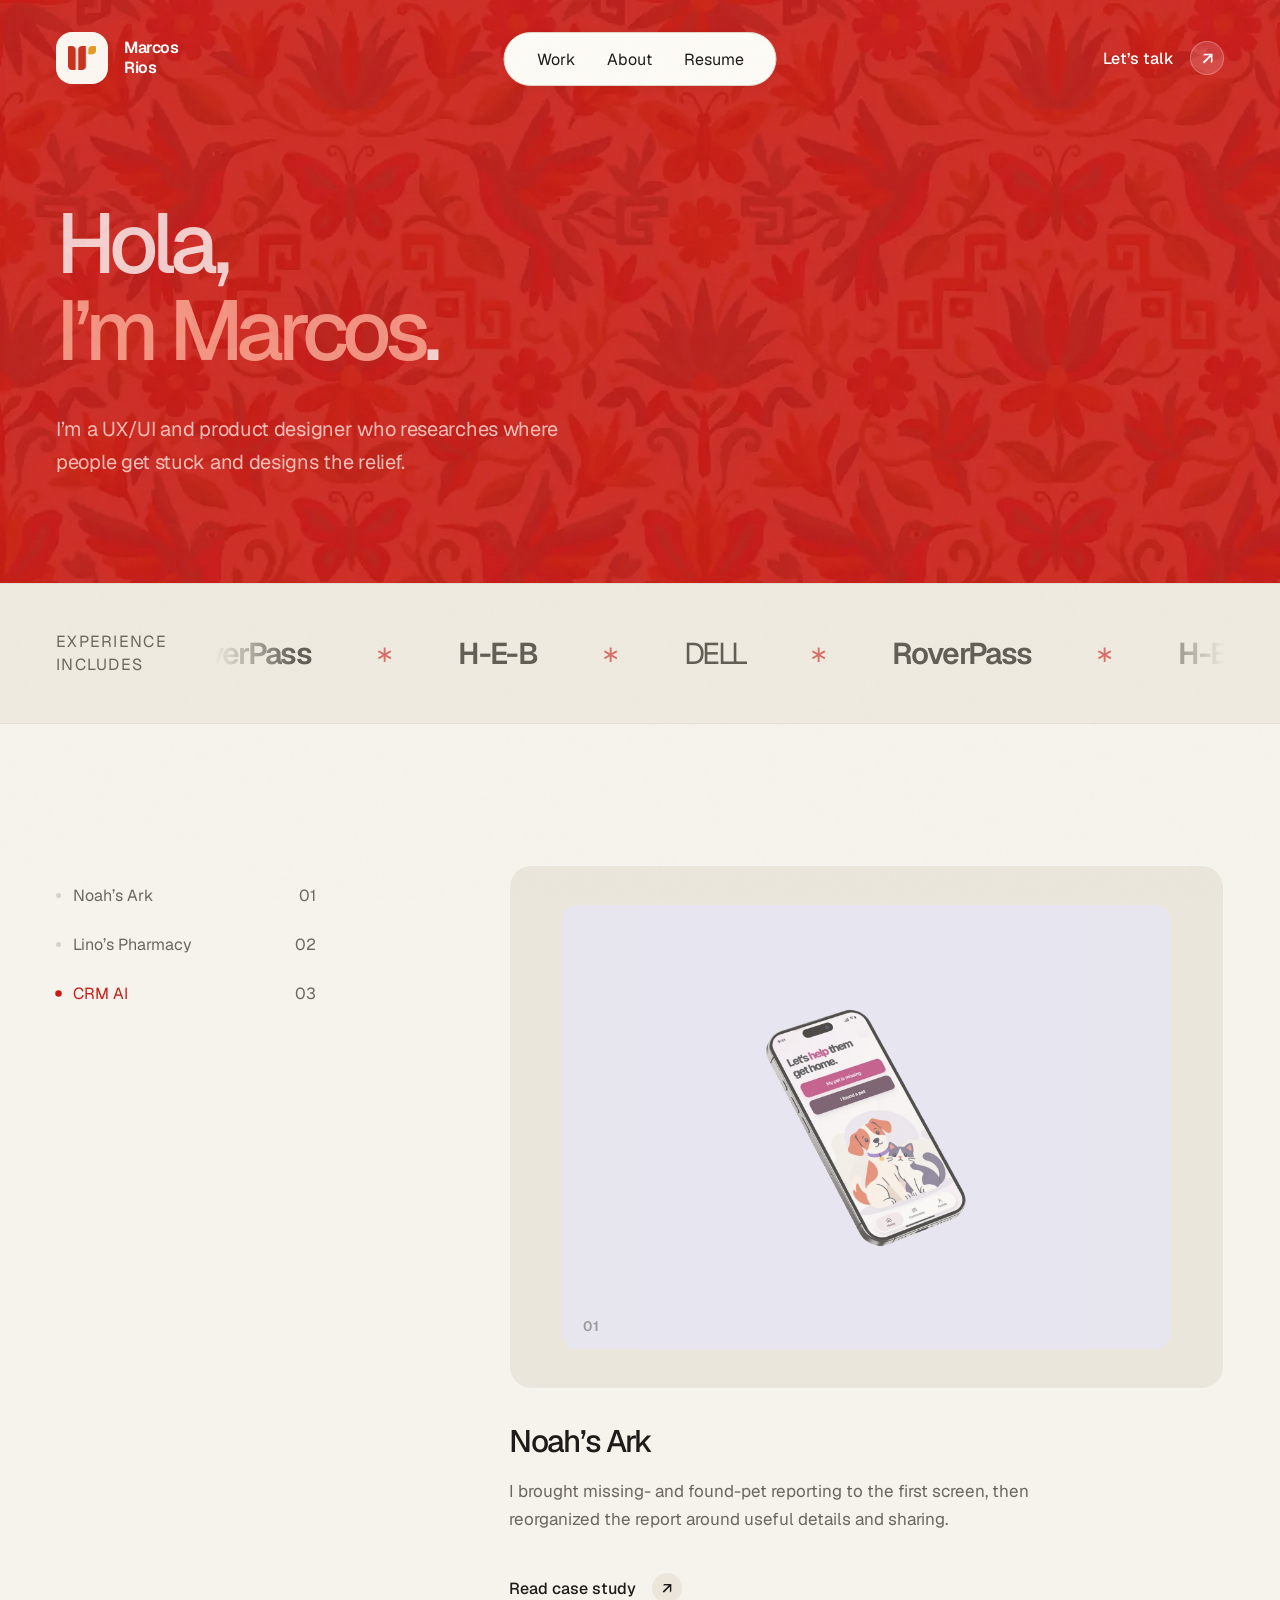
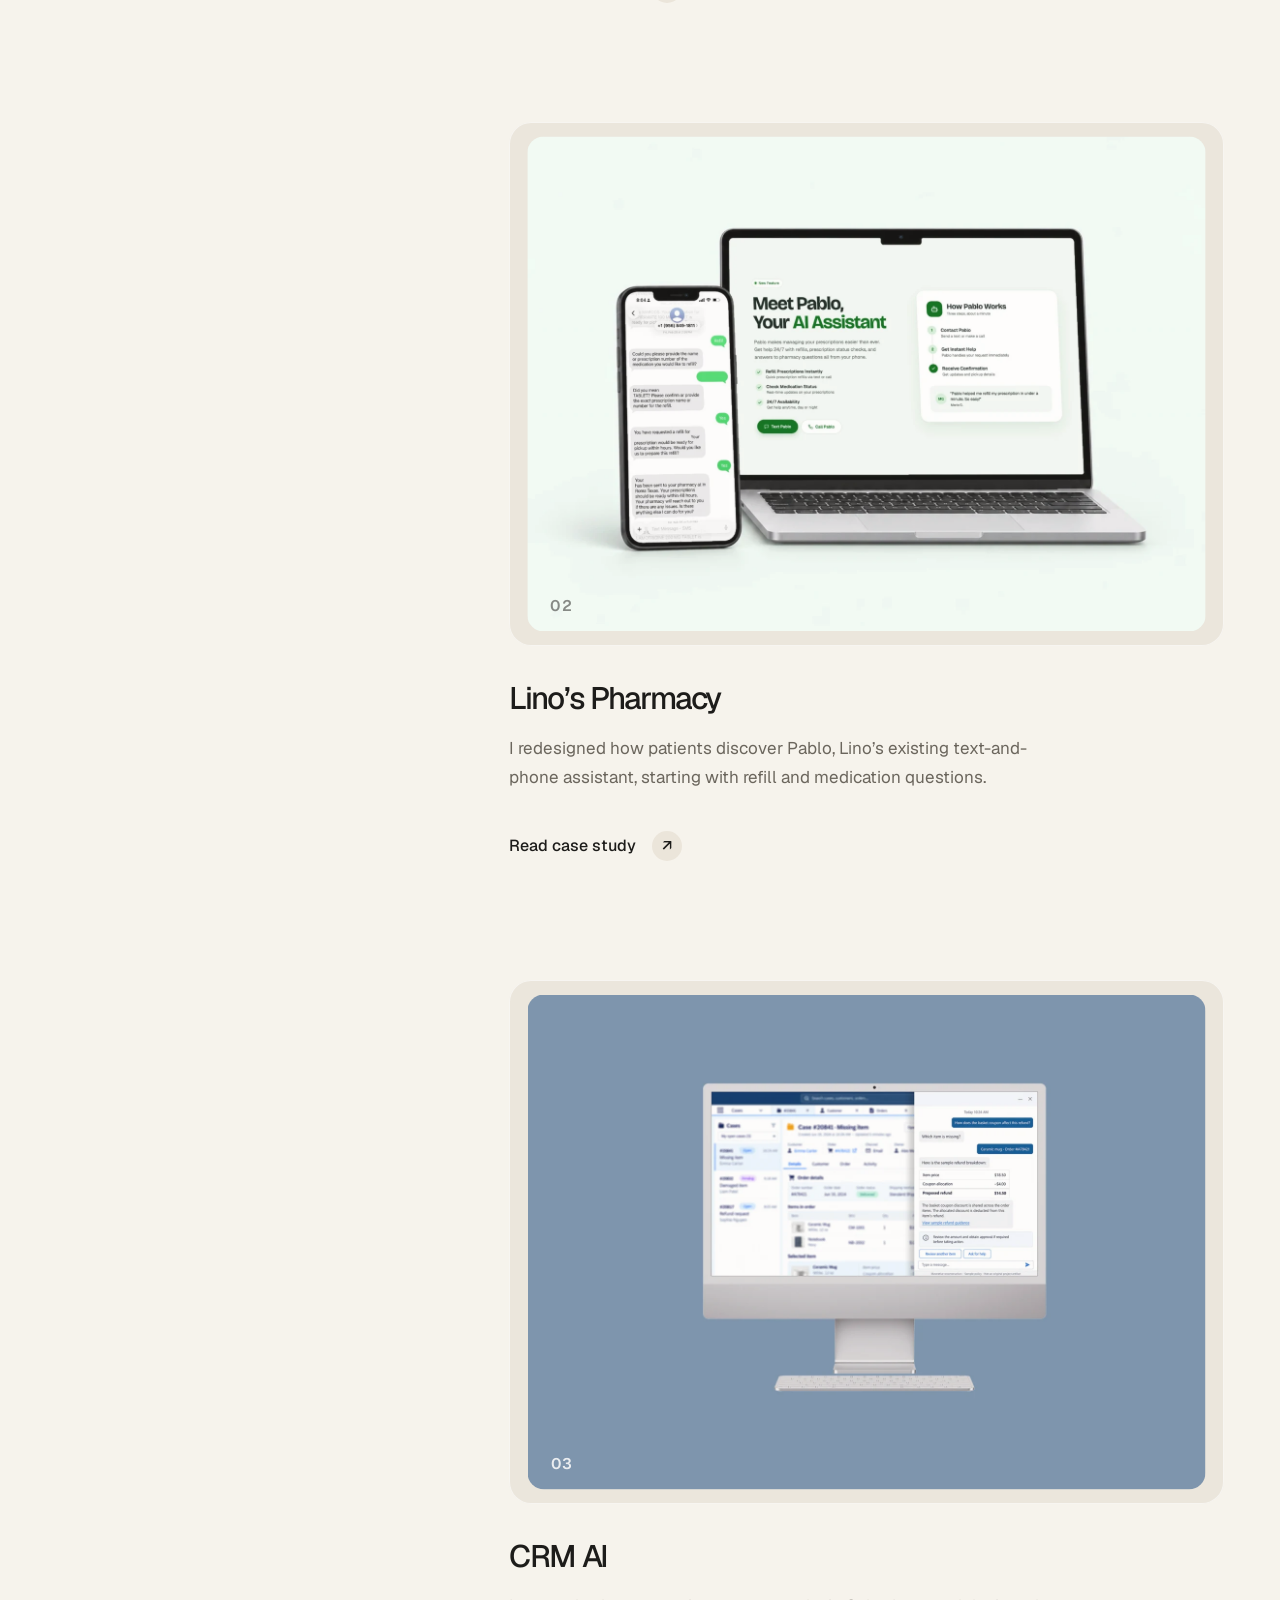
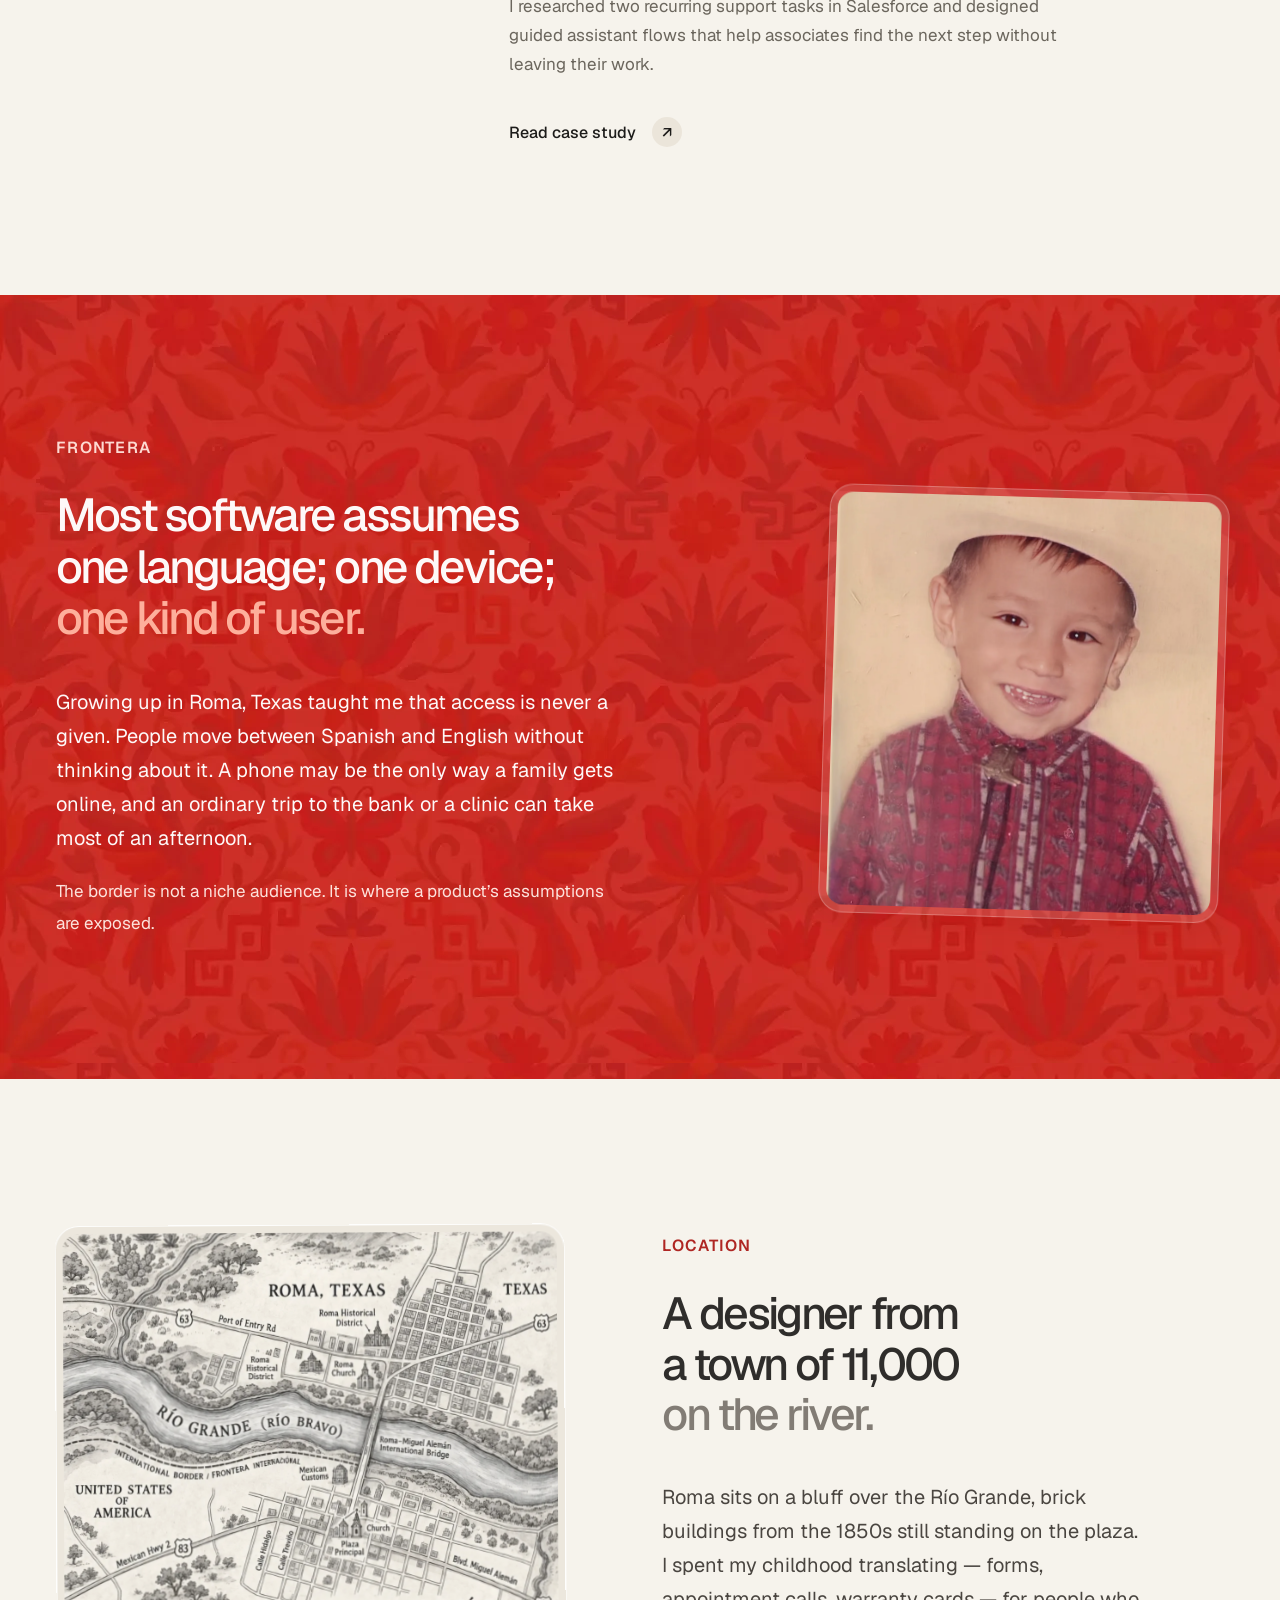
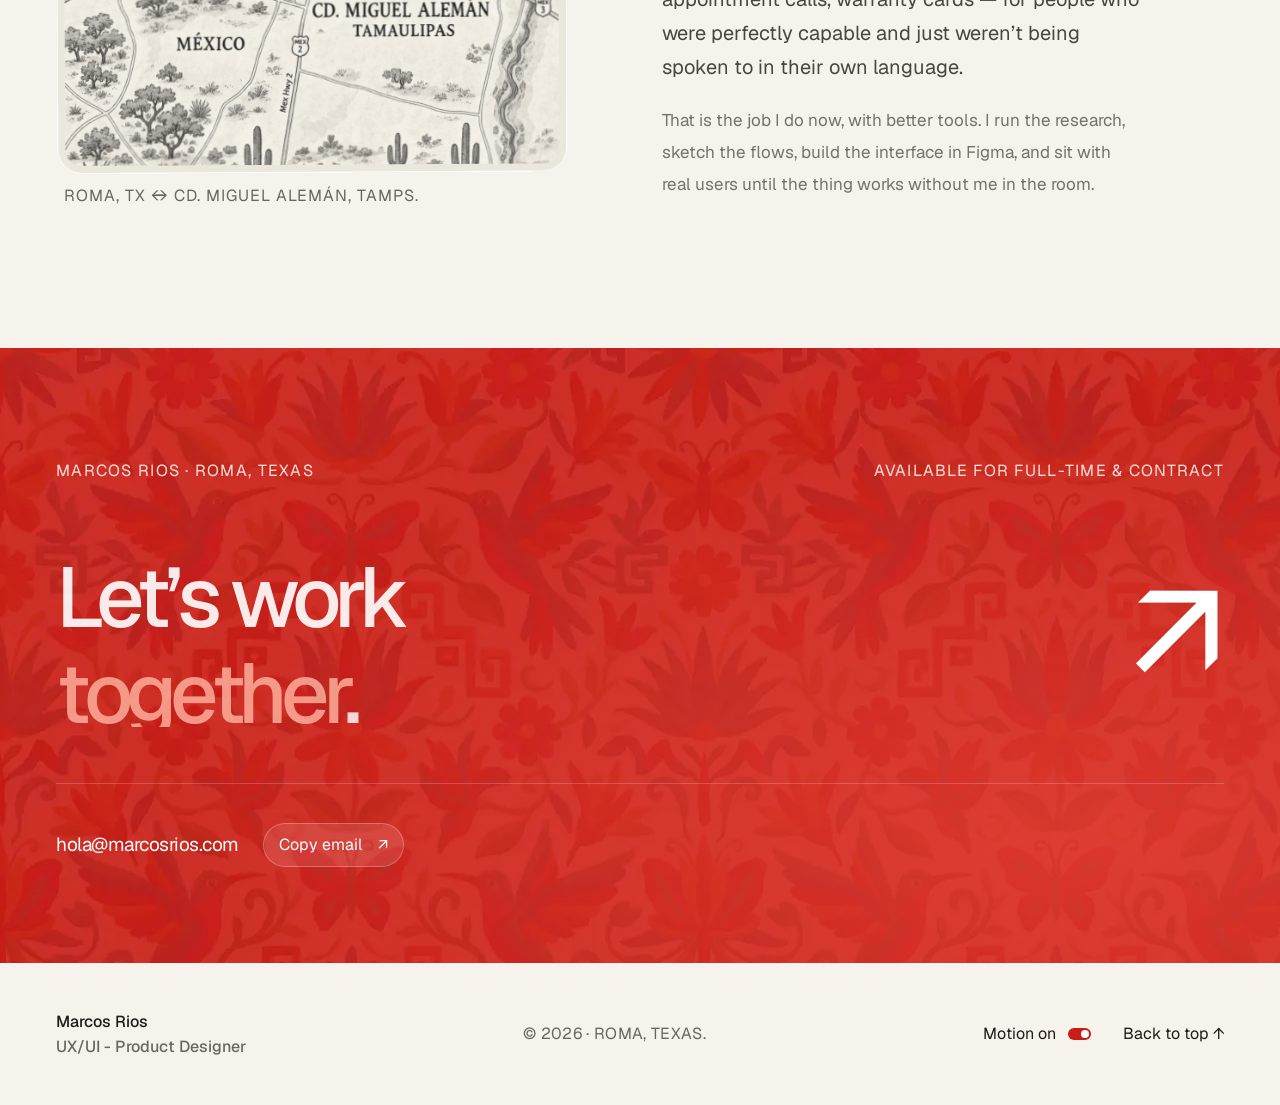
<file: index.html>
<!doctype html>
<html lang="en">
<head>
  <meta charset="utf-8">
  <meta name="viewport" content="width=device-width, initial-scale=1">
  <meta name="description" content="Marcos Rios is a product designer focused on clarity under pressure, research, and useful digital experiences.">
  <meta name="theme-color" content="#c91d17">
  <meta property="og:type" content="website">
  <meta property="og:title" content="Marcos Rios — Product Designer">
  <meta property="og:description" content="Marcos Rios is a product designer focused on clarity under pressure, research, and useful digital experiences.">
  <meta property="og:url" content="https://marcosuriel.com/">
  <meta property="og:image" content="https://marcosuriel.com/assets/logo-mr.png">
  <meta name="twitter:card" content="summary_large_image">
  <link rel="canonical" href="https://marcosuriel.com/">
  <title>Marcos Rios — Product Designer</title>
  <script>
    // Old links used /?case=slug; send them to the standalone case study pages.
    (function () { var c = new URLSearchParams(location.search).get('case'); if (/^(noahs-ark|linos-pharmacy|crm-ai)$/.test(c || '')) location.replace(c + '.html'); })();
  </script>
  <link rel="icon" href="/favicon.svg" type="image/svg+xml">
    <link rel="icon" href="/favicon-32.png" type="image/png" sizes="32x32">
    <link rel="apple-touch-icon" href="/apple-touch-icon.png">
  <link rel="preload" as="font" href="assets/geist-400.ttf" type="font/ttf" crossorigin>
  <link rel="preload" as="font" href="assets/geist-500.ttf" type="font/ttf" crossorigin>
  <link rel="preload" as="image" href="assets/red-pattern.webp">
  <link rel="stylesheet" href="styles.css?v=28">
  <script defer src="assets/gsap.min.js"></script>
  <script defer src="assets/ScrollTrigger.min.js"></script>
  <script defer src="app.js?v=8"></script>
</head>
<body>
<a class="skip-link" href="#main">Skip to content</a>
<div class="scroll-progress" aria-hidden="true"></div>
<header class="site-header">
  <a class="brand" href="#top" aria-label="Marcos Rios home"><img class="brand-logo" src="assets/logo-mr.webp" alt="" width="240" height="211"><span class="brand-name">Marcos<br>Rios</span></a>
  <nav class="nav-island" aria-label="Main navigation">
    <a href="#work">Work<span class="nav-dot"></span></a>
    <a href="#frontera">About<span class="nav-dot"></span></a>
    <a href="assets/Marcos_Rios_Resume.pdf" download="Marcos_Rios_Resume.pdf">Resume<span class="nav-dot"></span></a>
  </nav>
  <a class="header-contact" href="#contact">Let’s talk <span class="round-icon" aria-hidden="true">↗</span></a>
  <button class="mobile-menu-button" aria-expanded="false" aria-controls="mobile-menu" aria-label="Open navigation"><span></span><span></span></button>
</header>
<dialog id="mobile-menu" class="mobile-menu" aria-label="Navigation">
  <button class="menu-close" aria-label="Close navigation">Close <span aria-hidden="true">×</span></button>
  <nav aria-label="Mobile navigation"><a href="#work">Work.</a><a href="#frontera">About.</a><a href="assets/Marcos_Rios_Resume.pdf" download="Marcos_Rios_Resume.pdf">Resume.</a><a href="#contact">Let’s talk.</a></nav>
  <span class="mobile-menu-caption">Marcos Rios / UX/UI - Product Designer</span>
</dialog>
<main id="main">
  <section class="hero red-panel" id="top" aria-labelledby="hero-title">
    <div class="hero-inner container">
      <div class="hero-copy">
        <h1 id="hero-title"><span class="line"><span>Hola,</span></span><span class="line"><span>I’m Marcos<span class="title-period">.</span></span></span></h1>
        <div class="hero-intro"><p>I’m a UX/UI and product designer who researches where people get stuck and designs the relief.</p>
        </div>
      </div>
    </div>
  </section>

  <div class="experience-strip" aria-label="Experience includes RoverPass, H-E-B, and Dell">
    <span class="strip-caption">EXPERIENCE<br>INCLUDES</span>
    <div class="marquee-window"><div class="marquee-track" aria-hidden="true"><span>RoverPass</span><i>∗</i><span>H-E-B</span><i>∗</i><span class="dell">DELL</span><i>∗</i><span>RoverPass</span><i>∗</i><span>H-E-B</span><i>∗</i><span class="dell">DELL</span><i>∗</i><span>RoverPass</span><i>∗</i><span>H-E-B</span><i>∗</i><span class="dell">DELL</span><i>∗</i></div></div>
  </div>

  <section id="work" class="work-section container" aria-labelledby="work-title">
    <aside class="work-sidebar">
      <h2 id="work-title" class="sr-only">Selected work</h2>
      <nav class="project-index" aria-label="Project index"><a href="#project-noah" data-index="noah" class="is-active"><span class="index-marker"></span>Noah’s Ark<span>01</span></a><a href="#project-lino" data-index="lino"><span class="index-marker"></span>Lino’s Pharmacy<span>02</span></a><a href="#project-crm" data-index="crm"><span class="index-marker"></span>CRM AI<span>03</span></a></nav>
    </aside>
    <div class="project-gallery">
      <article class="project" id="project-noah" data-project="noah">
        <div class="project-shell"><a class="project-visual noah-visual" href="noahs-ark.html" aria-label="Read Noah’s Ark case study"><div class="project-image-wrap"><img src="assets/project-noahs-ark-phone-v2.webp" alt="Noah’s Ark mobile app home screen on a floating phone against a pale lavender background" width="1400" height="1400"></div><span class="project-number" aria-hidden="true">01</span></a></div>
        <div class="project-heading"><div><h3>Noah’s Ark</h3></div></div>
        <p class="project-summary">I brought missing- and found-pet reporting to the first screen, then reorganized the report around useful details and sharing.</p>
        <a class="text-link" href="noahs-ark.html">Read case study <span class="round-icon" aria-hidden="true">↗</span></a>
      </article>
      <article class="project" id="project-lino" data-project="lino">
        <div class="project-shell"><a class="project-visual lino-visual" href="linos-pharmacy.html" aria-label="Read Lino’s Pharmacy case study"><div class="project-image-wrap"><img src="assets/project-linos-pharmacy-thumb-v2.webp" alt="Lino’s Pharmacy Meet Pablo homepage on a laptop beside a text conversation with Pablo on a phone" width="1400" height="1400" loading="lazy"></div><span class="project-number" aria-hidden="true">02</span></a></div>
        <div class="project-heading"><div><h3>Lino’s Pharmacy</h3></div></div>
        <p class="project-summary">I redesigned how patients discover Pablo, Lino’s existing text-and-phone assistant, starting with refill and medication questions.</p>
        <a class="text-link" href="linos-pharmacy.html">Read case study <span class="round-icon" aria-hidden="true">↗</span></a>
      </article>
      <article class="project" id="project-crm" data-project="crm">
        <div class="project-shell"><a class="project-visual crm-visual" href="crm-ai.html" aria-label="Read CRM AI case study"><div class="project-image-wrap"><img src="assets/project-crm-ai-thumb-v2.webp" alt="CRM AI support assistant beside a case workspace on a desktop monitor against a slate blue background" width="1400" height="1400" loading="lazy"></div><span class="project-number" aria-hidden="true">03</span></a></div>
        <div class="project-heading"><div><h3>CRM AI</h3></div></div>
        <p class="project-summary">I researched two recurring support tasks in Salesforce and designed guided assistant flows that help associates find the next step without leaving their work.</p>
        <a class="text-link" href="crm-ai.html">Read case study <span class="round-icon" aria-hidden="true">↗</span></a>
      </article>
    </div>
  </section>


  <section class="frontera-section red-panel" id="frontera" aria-labelledby="frontera-title">
    <div class="container frontera-inner">
      <div class="frontera-copy">
        <p class="eyebrow">FRONTERA</p>
        <h2 id="frontera-title">Most software assumes<br>one language; one device;<br><span class="soft">one kind of user.</span></h2>
        <p class="frontera-lead">Growing up in Roma, Texas taught me that access is never a given. People move between Spanish and English without thinking about it. A phone may be the only way a family gets online, and an ordinary trip to the bank or a clinic can take most of an afternoon.</p>
        <p>The border is not a niche audience. It is where a product’s assumptions are exposed.</p>
      </div>
      <div class="photo-shell frontera-photo"><figure class="photo-frame"><img src="assets/little-uri.webp" alt="Marcos as a child" width="1150" height="1242" loading="lazy"></figure></div>
    </div>
  </section>

  <section class="about-section container" id="about" aria-labelledby="about-title">
    <div class="map-col"><div class="photo-shell map-shell"><figure class="photo-frame"><img src="assets/roma-map.webp" alt="Illustrated map of Roma, Texas and Ciudad Miguel Alemán divided by the Rio Grande" width="1150" height="1242" loading="lazy"></figure></div><p class="photo-caption">ROMA, TX ↔ CD. MIGUEL ALEMÁN, TAMPS.</p></div>
    <div class="about-copy"><p class="eyebrow">LOCATION</p><h2 id="about-title">A designer from<br>a town of 11,000<br><span class="muted">on the river.</span></h2><p class="about-lead">Roma sits on a bluff over the Río Grande, brick buildings from the 1850s still standing on the plaza. I spent my childhood translating — forms, appointment calls, warranty cards — for people who were perfectly capable and just weren’t being spoken to in their own language.</p><p>That is the job I do now, with better tools. I run the research, sketch the flows, build the interface in Figma, and sit with real users until the thing works without me in the room.</p></div>
  </section>

  <section class="contact-section red-panel" id="contact" aria-labelledby="contact-title"><div class="container"><div class="contact-top"><p>MARCOS RIOS · ROMA, TEXAS</p><span>AVAILABLE FOR FULL-TIME &amp; CONTRACT</span></div><a class="contact-main" href="mailto:hola@marcosrios.com"><h2 id="contact-title"><span class="line"><span>Let’s work</span></span><span class="line"><span>together<span class="title-period">.</span></span></span></h2><span class="contact-arrow" aria-hidden="true">↗</span></a><div class="contact-bottom"><a href="mailto:hola@marcosrios.com">hola@marcosrios.com</a><button class="copy-email" id="copy-email">Copy email <span aria-hidden="true">↗</span></button><span id="copy-status" role="status"></span></div></div></section>
</main>
<footer class="site-footer container"><a href="#top" class="footer-brand">Marcos Rios<span>UX/UI - Product Designer</span></a><span>© <span id="year">2026</span> · ROMA, TEXAS.</span><div class="footer-actions"><button id="motion-toggle" aria-pressed="false">Motion <span id="motion-state">on</span><span class="toggle-indicator" aria-hidden="true"></span></button><a href="#top" class="back-top">Back to top ↑</a></div></footer>
</body>
</html>
</file>
<file: styles.css>
@font-face{font-family:Geist;src:url('assets/geist-400.ttf') format('truetype');font-weight:400;font-display:swap}
@font-face{font-family:Geist;src:url('assets/geist-500.ttf') format('truetype');font-weight:500;font-display:swap}
@font-face{font-family:Geist;src:url('assets/geist-600.ttf') format('truetype');font-weight:600;font-display:swap}
@font-face{font-family:Geist;src:url('assets/geist-700.ttf') format('truetype');font-weight:700;font-display:swap}

:root{
  --paper:#f6f3ec;--ink:#1d1c1a;--muted:#77726a;--rule:#e1dcd2;
  --red:#c91d17;--red-deep:#a81411;--red-soft:#ffb4a0;--cream:#fbf6ef;
  --ease:cubic-bezier(.22,1,.36,1);
  --layer-nav:20;--layer-overlay:40;--layer-texture:50;
  /* Spacing — Apple 8pt grid: 4pt steps up to 20, then multiples of 8 */
  --space-1:4px;--space-2:8px;--space-3:12px;--space-4:16px;--space-5:20px;--space-6:24px;--space-8:32px;--space-10:40px;--space-12:48px;--space-14:56px;--space-16:64px;--space-18:72px;--space-20:80px;--space-22:88px;--space-24:96px;--space-26:104px;--space-28:112px;--space-30:120px;--space-32:128px;--space-34:136px;--space-38:152px;--space-42:168px;--space-44:176px;
  --space-section:clamp(96px,11vw,160px);--content-max:1200px;--gutter:max(56px,calc((100% - var(--content-max)) / 2))
}

/* Base — type, rhythm, and grain from the blue site */
*{box-sizing:border-box}
html{scroll-behavior:auto;scroll-padding-top:var(--space-28)}
body{margin:0;background:var(--paper);color:var(--ink);font-family:Geist,sans-serif;font-size:16px;-webkit-font-smoothing:antialiased}
body::after{content:"";position:fixed;inset:0;z-index:var(--layer-texture);pointer-events:none;opacity:.024;background-image:url("data:image/svg+xml,%3Csvg viewBox='0 0 180 180' xmlns='http://www.w3.org/2000/svg'%3E%3Cfilter id='n'%3E%3CfeTurbulence type='fractalNoise' baseFrequency='.92' numOctaves='3' stitchTiles='stitch'/%3E%3C/filter%3E%3Cpath fill='%23000' filter='url(%23n)' opacity='.6' d='M0 0h180v180H0z'/%3E%3C/svg%3E")}
button,a{-webkit-tap-highlight-color:transparent;touch-action:manipulation}
button{font:inherit;color:inherit;cursor:pointer;border:0}
a{color:inherit;text-decoration:none}
img{display:block;max-width:100%;height:auto}
h1,h2,h3,p,figure,ol{margin:0}
h1,h2,h3{font-weight:500}
button:focus-visible,a:focus-visible{outline:3px solid var(--red);outline-offset:6px}
.red-panel button:focus-visible,.red-panel a:focus-visible,.site-header>a:focus-visible,.mobile-menu-button:focus-visible{outline-color:var(--cream)}
::selection{background:var(--red);color:#fff}
main{overflow-x:hidden;width:100%;max-width:100%}
.container{width:min(100% - 112px,var(--content-max));margin-inline:auto}
.muted{color:var(--muted)}
.eyebrow{font-size:16px;letter-spacing:.08em;font-weight:600}
.sr-only{position:absolute;width:1px;height:1px;padding:0;margin:-1px;overflow:hidden;clip:rect(0 0 0 0);white-space:nowrap;border:0}
.skip-link{position:fixed;top:var(--space-3);left:var(--space-3);z-index:60;padding:var(--space-4);background:var(--ink);color:#fff;transform:translateY(-180%)}
.skip-link:focus{transform:none}
.scroll-progress{position:fixed;left:0;top:0;height:3px;width:100%;background:var(--red);transform:scaleX(0);transform-origin:0 50%;z-index:var(--layer-nav)}

/* Red texture from the red site */
.red-panel{background-color:var(--red);background-image:url("assets/red-pattern.webp");background-position:top left;background-repeat:repeat;color:#fff}

/* Header */
.site-header{width:100%;padding:var(--space-8) var(--gutter);position:absolute;top:0;display:flex;align-items:center;justify-content:space-between;z-index:var(--layer-nav);color:#fff}
.brand{display:flex;gap:var(--space-4);align-items:center}
.brand-logo{width:52px;height:52px;object-fit:contain;padding:var(--space-3);background:var(--cream);border-radius:16px;box-shadow:0 2px 8px #5a0d0a14}
.brand-name{font-size:16px;line-height:1.25;font-weight:600;letter-spacing:-.03em}
.nav-island{position:fixed;top:var(--space-8);left:50%;transform:translateX(-50%);display:flex;gap:var(--space-8);padding:var(--space-1) var(--space-8);border-radius:100px;background:#fdfbf6;color:var(--ink);border:1px solid #ddd5c8;box-shadow:0 2px 8px #1d1c1a0f}
.nav-island a{display:inline-flex;align-items:center;min-height:44px;font-size:16px;position:relative;transition:color .4s var(--ease)}
.nav-island a:hover{color:var(--red)}
.nav-dot{width:3px;height:3px;background:var(--red);position:absolute;bottom:var(--space-2);left:50%;border-radius:50%;transform:scale(0);transition:transform .4s var(--ease)}
.nav-island a:hover .nav-dot{transform:scale(1)}
.header-contact{display:flex;align-items:center;min-height:44px;gap:var(--space-4);font-size:16px;font-weight:500}
.round-icon{display:inline-flex;align-items:center;justify-content:center;background:#ebe5da;color:var(--ink);border-radius:50%;width:34px;height:34px;font-size:18px;transition:transform .5s var(--ease),background .4s var(--ease)}
.header-contact .round-icon{background:#ffffff26;color:#fff;box-shadow:inset 0 0 0 1px #ffffff40}
.header-contact:hover .round-icon,.text-link:hover .round-icon{transform:rotate(45deg);background:#f7d3c8;color:var(--ink)}
.mobile-menu-button{display:none}
.mobile-menu{background:var(--paper);color:var(--ink);border:0;width:100%;height:100dvh;max-width:100%;max-height:100%;margin:0;padding:var(--space-8)}
.mobile-menu::backdrop{background:#1d1c1a80}
.mobile-menu nav{display:flex;flex-direction:column;gap:var(--space-6);margin-top:14vh}
.mobile-menu nav a{font-size:clamp(32px,8vw,70px);letter-spacing:-.06em}
.menu-close{display:flex;align-items:center;gap:var(--space-5);margin-left:auto;background:transparent}
.menu-close span{font-size:32px}
.mobile-menu-caption{position:absolute;bottom:var(--space-10);font-size:16px}

/* Hero — red site's photo and copy, blue site's type and motion */
.hero{position:relative;display:flex;align-items:center;overflow:hidden;isolation:isolate}
/* Square framed portrait — same translucent shell as the Frontera photo */
.hero-inner{padding-top:var(--space-44);padding-bottom:var(--space-32)}
.hero-copy{position:relative;max-width:760px}
h1{font-size:clamp(58px,6.6vw,108px);font-weight:500;letter-spacing:-.075em;line-height:1.025}
.line{display:block;overflow:hidden;padding-right:.12em;margin-right:-.12em;padding-bottom:.1em;margin-bottom:-.1em}
.line>span{display:block;white-space:nowrap}
.line:nth-child(2){color:var(--red-soft)}
.title-period{color:#fff}
.hero-intro{margin-top:var(--space-10);max-width:520px}
.hero-intro p{font-size:20px;line-height:1.65;color:#ffe9e3;letter-spacing:-.015em}
.pill-button{display:inline-flex;gap:var(--space-6);align-items:center;padding:var(--space-2) var(--space-2) var(--space-2) var(--space-6);background:var(--ink);color:#fff;border-radius:100px;font-size:16px;font-weight:500;min-height:50px;transition:background .5s var(--ease),color .5s var(--ease)}
.pill-button .round-icon{background:#fff;color:var(--ink);width:36px;height:36px}
.pill-button:hover{background:var(--red)}
.pill-button:hover .round-icon{transform:rotate(-45deg)}
.pill-button:active{scale:.98}
.pill-light{background:var(--cream);color:var(--red-deep)}
.pill-light .round-icon{background:var(--red);color:#fff}
.pill-light:hover{background:var(--ink);color:#fff}

/* Experience strip */
.experience-strip{padding:var(--space-12) var(--gutter);display:flex;align-items:center;gap:var(--space-12);background:#efeae0;box-shadow:inset 0 1px #e4ded2,inset 0 -1px #e4ded2}
.strip-caption{font-size:16px;line-height:1.4;letter-spacing:.08em;color:#6b665d;white-space:nowrap}
.marquee-window{overflow:hidden;mask-image:linear-gradient(90deg,transparent,#000 8%,#000 92%,transparent);-webkit-mask-image:linear-gradient(90deg,transparent,#000 8%,#000 92%,transparent);width:100%}
.marquee-track{padding-right:var(--space-16);display:flex;align-items:center;gap:var(--space-16);width:max-content}
.marquee-track>span{font-size:30px;font-weight:600;letter-spacing:-.055em;color:#625d55}
.marquee-track>i{font-style:normal;color:var(--red);opacity:.6;font-size:23px}
.marquee-track .dell{font-weight:400;letter-spacing:-.09em}

/* Work — pinned sidebar and scrubbed project cards */
.work-section{padding-block:var(--space-section);display:grid;grid-template-columns:minmax(0,1fr) minmax(0,2fr);gap:var(--space-24);position:relative;align-items:start}
.work-sidebar{padding-top:var(--space-2);position:relative;align-self:start}
.work-sidebar .eyebrow{color:var(--red-deep)}
.work-sidebar h2{font-size:clamp(32px,3.2vw,52px);letter-spacing:-.06em;line-height:1.1;margin-top:var(--space-6)}
.project-index{margin-top:0;display:flex;flex-direction:column;gap:var(--space-1);max-width:260px}
.project-index a{display:flex;align-items:center;gap:var(--space-3);color:#6b665d;font-size:16px;padding:var(--space-3) 0;transition:color .4s var(--ease)}
.project-index a>span:last-child{margin-left:auto;font-size:16px;color:#6b665d}
.index-marker{width:5px;height:5px;border-radius:50%;background:#d9d2c6;transition:background .4s var(--ease),transform .5s var(--ease)}
.project-index a.is-active{color:var(--red)}
.project-index a.is-active .index-marker{background:var(--red);transform:scale(1.3)}
.project-index a:hover{color:var(--red)}
.project-gallery{min-width:0}
.project{margin-bottom:var(--space-28);scroll-margin-top:var(--space-26)}
.project:last-child{margin-bottom:0}
.project-shell{padding:var(--space-1);background:#ebe6dc;border-radius:22px;box-shadow:inset 0 0 0 1px #fff9;overflow:hidden}
.project-visual{width:100%;position:relative;display:block;aspect-ratio:1.37;border-radius:17px;overflow:hidden}
.project-image-wrap{width:100%;height:100%;transition:transform 1.2s var(--ease)}
.project-image-wrap>img{width:100%;height:100%;object-fit:cover}
.project-visual:hover .project-image-wrap{transform:scale(1.045)}
.noah-visual{background:#e6e5f7}
.noah-visual .project-image-wrap>img{object-fit:contain}
.lino-visual{background:#f2fcf6}
.crm-visual{background:#738da9}
.crm-visual .project-number{color:#fff;opacity:.85}
.project-number{position:absolute;left:var(--space-6);bottom:var(--space-4);font-size:16px;font-weight:600;letter-spacing:.06em;color:var(--ink);opacity:.55}
.project-heading{display:flex;justify-content:space-between;align-items:center;margin-top:var(--space-8)}
.project-heading h3{font-size:31px;letter-spacing:-.055em}
.project-summary{font-size:17px;color:#6b665d;margin-top:var(--space-4);line-height:1.7;max-width:560px}
.text-link{display:inline-flex;align-items:center;min-height:44px;gap:var(--space-4);font-size:16px;font-weight:500;margin-top:var(--space-8)}
.text-link .round-icon{width:30px;height:30px;font-size:16px}

/* Frontera — red texture, editorial split */
.frontera-section{padding-block:var(--space-section)}
.frontera-inner{display:grid;grid-template-columns:1fr minmax(256px,400px);gap:var(--space-24);align-items:center}
.frontera-copy .eyebrow{color:#ffe0d8}
.frontera-copy h2{font-size:clamp(35px,3.6vw,58px);letter-spacing:-.06em;line-height:1.12;margin-top:var(--space-8);margin-bottom:var(--space-10)}
.frontera-copy .soft{color:var(--red-soft)}
.frontera-copy p:not(.eyebrow){font-size:17px;line-height:1.9;color:#ffe9e3;max-width:560px;margin-top:var(--space-5)}
.frontera-copy p.frontera-lead{font-size:20px;line-height:1.7;color:#fff}
.photo-shell{width:100%;position:relative;padding:var(--space-2);background:#ebe6dc;border-radius:24px;box-shadow:inset 0 0 0 1px #fff}
.frontera-photo{background:#ffffff26;box-shadow:inset 0 0 0 1px #ffffff40,0 8px 24px #5a0d0a14;transform:rotate(2deg)}
.photo-frame{overflow:hidden;border-radius:16px}
.photo-frame>img{width:100%;aspect-ratio:.93;object-fit:cover;transition:transform 1.2s var(--ease)}
.photo-shell:hover .photo-frame>img{transform:scale(1.04)}
.photo-caption{font-size:16px;letter-spacing:.06em;line-height:1.5;color:#6b665d;margin:var(--space-4) 0 0 var(--space-2)}

/* About */
.about-section{padding-block:var(--space-section);display:grid;grid-template-columns:minmax(0,1fr) minmax(0,1.1fr);align-items:center;gap:var(--space-24)}
.map-col{max-width:560px}
.about-copy .eyebrow{color:var(--red-deep)}
.about-copy h2{font-size:clamp(35px,3.5vw,54px);letter-spacing:-.06em;line-height:1.13;margin-top:var(--space-8);margin-bottom:var(--space-10)}
.about-copy p:not(.eyebrow){color:#6b665d;font-size:17px;line-height:1.9;margin-top:var(--space-5);max-width:480px}
.about-copy p.about-lead{color:#3a3631;font-size:20px;line-height:1.7}

/* Contact — blue layout on red texture */
.contact-section{padding-top:var(--space-28);padding-bottom:var(--space-24);position:relative;overflow:hidden}
.contact-section::before{content:"";position:absolute;inset:0;background:radial-gradient(ellipse at 85% 80%,#e8463a99 0,transparent 60%);pointer-events:none}
.contact-section>.container{position:relative}
.contact-top{display:flex;justify-content:space-between;align-items:center;gap:var(--space-6);font-size:16px;letter-spacing:.08em;color:#ffe0d8}
.contact-main{display:flex;justify-content:space-between;align-items:center;padding-top:var(--space-16);padding-bottom:var(--space-16)}
.contact-main h2{font-size:clamp(58px,6.6vw,108px);font-weight:500;letter-spacing:-.075em;line-height:1.025}
.contact-arrow{font-size:clamp(88px,12vw,200px);font-weight:400;line-height:1;transition:transform .9s var(--ease)}
.contact-main:hover .contact-arrow{transform:translate(18px,-18px)}
.contact-bottom{display:flex;align-items:center;gap:var(--space-6);padding-top:var(--space-10);box-shadow:inset 0 1px #ffffff30}
.contact-bottom>a{display:inline-flex;align-items:center;min-height:44px;font-size:19px;letter-spacing:-.025em}
.copy-email{min-height:44px;padding:var(--space-2) var(--space-4);border-radius:100px;background:#ffffff1a;color:#fff;box-shadow:inset 0 0 0 1px #ffffff40;font-size:16px;transition:background .4s var(--ease)}
.copy-email:hover{background:#ffffff33}
.copy-email>span{margin-left:var(--space-3)}
#copy-status{font-size:16px;color:#ffe9e3}

/* Footer */
.site-footer{padding-block:var(--space-12);display:flex;align-items:center;justify-content:space-between;gap:var(--space-6)}
.footer-brand{font-size:16px;font-weight:500}
.footer-brand span{display:block;font-size:16px;color:#6b665d;margin-top:var(--space-1)}
.site-footer>span{font-size:16px;color:#6b665d;letter-spacing:.02em}
.footer-actions{display:flex;align-items:center;gap:var(--space-8)}
.footer-actions button,.back-top{font-size:16px;background:transparent}
.back-top{display:inline-flex;align-items:center;min-height:44px}
.footer-actions button{display:flex;gap:var(--space-1);align-items:center;padding:var(--space-3) 0;min-height:44px}
.toggle-indicator{width:23px;height:12px;border-radius:20px;background:var(--red);margin-left:var(--space-2);position:relative;transition:background .4s var(--ease)}
.toggle-indicator::after{content:"";width:8px;height:8px;position:absolute;top:2px;right:2px;border-radius:50%;background:#fff;transition:transform .4s var(--ease)}
.motion-off .toggle-indicator{background:#958f84}
.motion-off .toggle-indicator::after{transform:translateX(-11px)}
.dialog-open{overflow:hidden}

@media(max-width:1100px){
  .container{width:calc(100% - 80px)}
  .site-header{padding-inline:var(--space-10)}
  .hero-inner{padding-top:var(--space-42);padding-bottom:var(--space-28)}
  .hero-intro p{font-size:19px}
  .experience-strip{padding-inline:var(--space-10);gap:var(--space-10)}
  .marquee-track{gap:var(--space-12);padding-right:var(--space-12)}
  .work-section{gap:var(--space-16)}
  .work-sidebar h2{font-size:36px}
  .project-heading h3{font-size:28px}
  .about-section{gap:var(--space-16)}
}
@media(max-width:850px){
  .nav-island{gap:var(--space-5);padding:var(--space-1) var(--space-6)}
  .header-contact{gap:var(--space-3)}
  .brand-name{display:none}
  .hero h1,.contact-main h2{font-size:7.4vw}
  .hero-intro p{font-size:18px}
  .work-section{grid-template-columns:1fr;gap:0}
  .work-sidebar h2{font-size:46px}
  .project-index{display:none}
  .project-gallery{display:grid;grid-template-columns:1fr 1fr;gap:var(--space-18) var(--space-6)}
  .project{margin-bottom:0}
  .project-visual{aspect-ratio:1.1}
  .project-heading h3{font-size:24px}
  .project-summary{font-size:16px}
  .frontera-inner{grid-template-columns:1fr 38%;gap:var(--space-14)}
  .about-copy h2{font-size:35px}
  .about-copy p.about-lead{font-size:18px}
  .about-copy p:not(.eyebrow){font-size:16px}
  .footer-actions{gap:var(--space-5)}
}
@media(max-width:640px){
  :root{--space-section:96px}
  .container{width:calc(100% - 40px)}
  html{scroll-padding-top:var(--space-20)}
  .site-header{padding:var(--space-6) var(--space-5)}
  .brand-logo{width:44px;height:44px;padding:var(--space-2);border-radius:14px}
  .brand-name{display:block}
  .nav-island,.header-contact{display:none}
  .mobile-menu-button{display:flex;flex-direction:column;justify-content:center;gap:var(--space-1);background:var(--cream);border-radius:50%;width:44px;height:44px;align-items:center}
  .mobile-menu-button span{height:1px;width:17px;background:var(--ink)}
  .hero{flex-direction:column;align-items:stretch}
  .hero-inner{padding-top:var(--space-34);padding-bottom:var(--space-24)}
  .hero-copy{max-width:none}
  .hero h1{font-size:clamp(46px,13vw,74px);letter-spacing:-.07em;line-height:1.04}
  .hero-intro{margin-top:var(--space-6)}
  .hero-intro p{font-size:18px;line-height:1.6}
  .pill-button{min-height:48px}
  .experience-strip{padding:var(--space-8) var(--space-5);gap:var(--space-6)}
  .marquee-track{gap:var(--space-8);padding-right:var(--space-8)}
  .marquee-track>span{font-size:24px}
  .marquee-track>i{font-size:17px}
  .work-section{gap:0}
  .work-sidebar h2{font-size:40px;margin-top:var(--space-5)}
  .project-gallery{display:flex;flex-direction:column;gap:var(--space-20)}
  .project-visual{aspect-ratio:1.2;border-radius:14px}
  .project-shell{padding:var(--space-1);border-radius:18px}
  .project-heading{margin-top:var(--space-6)}
  .project-heading h3{font-size:28px}
  .project-summary{font-size:16px}
  .frontera-inner{grid-template-columns:1fr;gap:var(--space-16)}
  .frontera-photo{max-width:320px;width:86%;margin-inline:auto}
  .frontera-copy h2{font-size:clamp(30px,8.4vw,40px)}
  .frontera-copy p.frontera-lead{font-size:18px}
  .about-section{display:flex;flex-direction:column;gap:var(--space-18);align-items:stretch}
  .map-col{max-width:380px;margin-inline:auto;width:100%}
  .about-copy h2{font-size:36px;margin-top:var(--space-6)}
  .about-copy p.about-lead{font-size:18px}
  .about-copy p:not(.eyebrow){font-size:16px}
  .contact-section{padding-top:var(--space-18);padding-bottom:var(--space-16)}
  .contact-top{flex-direction:column;align-items:flex-start;gap:var(--space-2)}
  .contact-main{padding-block:var(--space-12)}
  .contact-main h2{font-size:clamp(46px,13vw,74px);letter-spacing:-.07em;line-height:1.04}
  .contact-arrow{font-size:72px}
  .contact-bottom{gap:var(--space-4);flex-wrap:wrap;padding-top:var(--space-8)}
  .contact-bottom>a{font-size:16px}
  #copy-status{width:100%}
  .site-footer{flex-wrap:wrap;padding-block:var(--space-10);gap:var(--space-6)}
  .footer-actions{width:100%;justify-content:space-between}
}
@media(prefers-reduced-motion:reduce){html{scroll-behavior:auto}*,*::before,*::after{animation:none!important;transition:none!important}}
.motion-off{scroll-behavior:auto}
.motion-off *{transition:none!important;animation:none!important}
</file>
